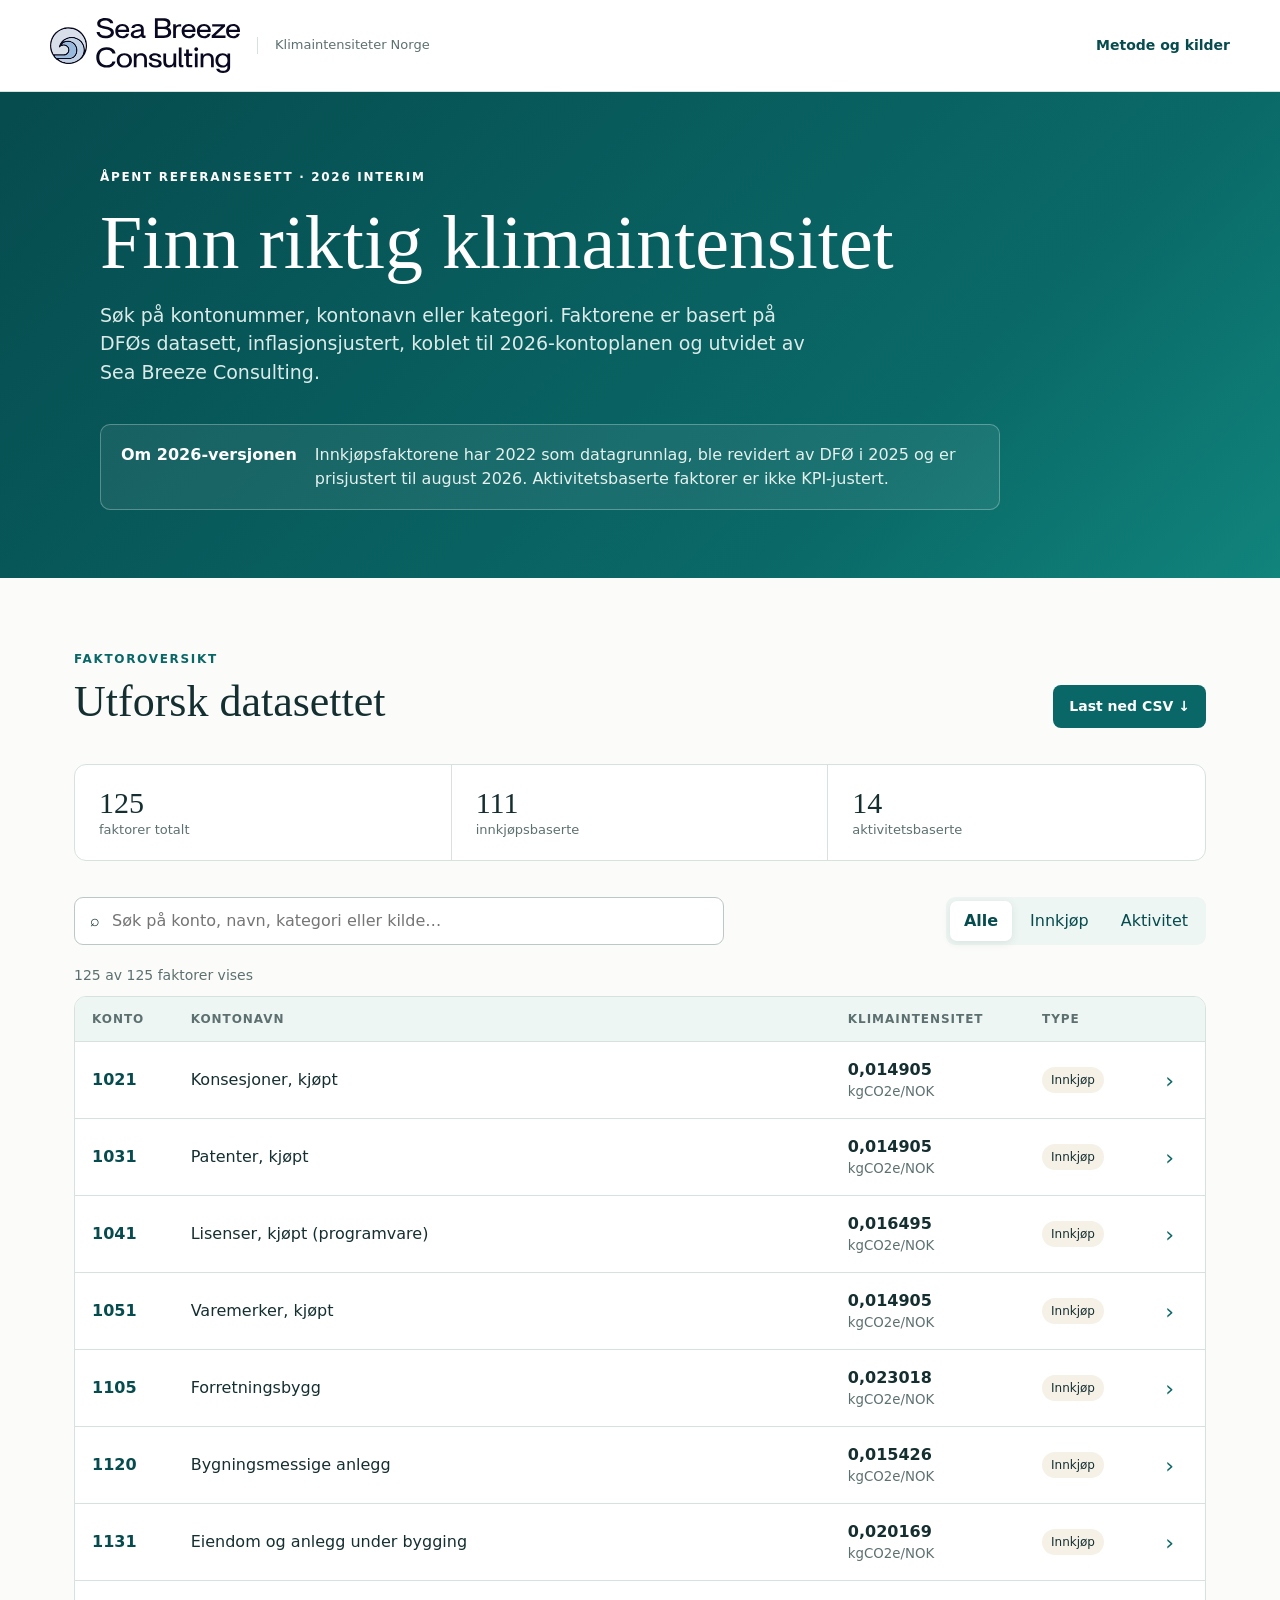
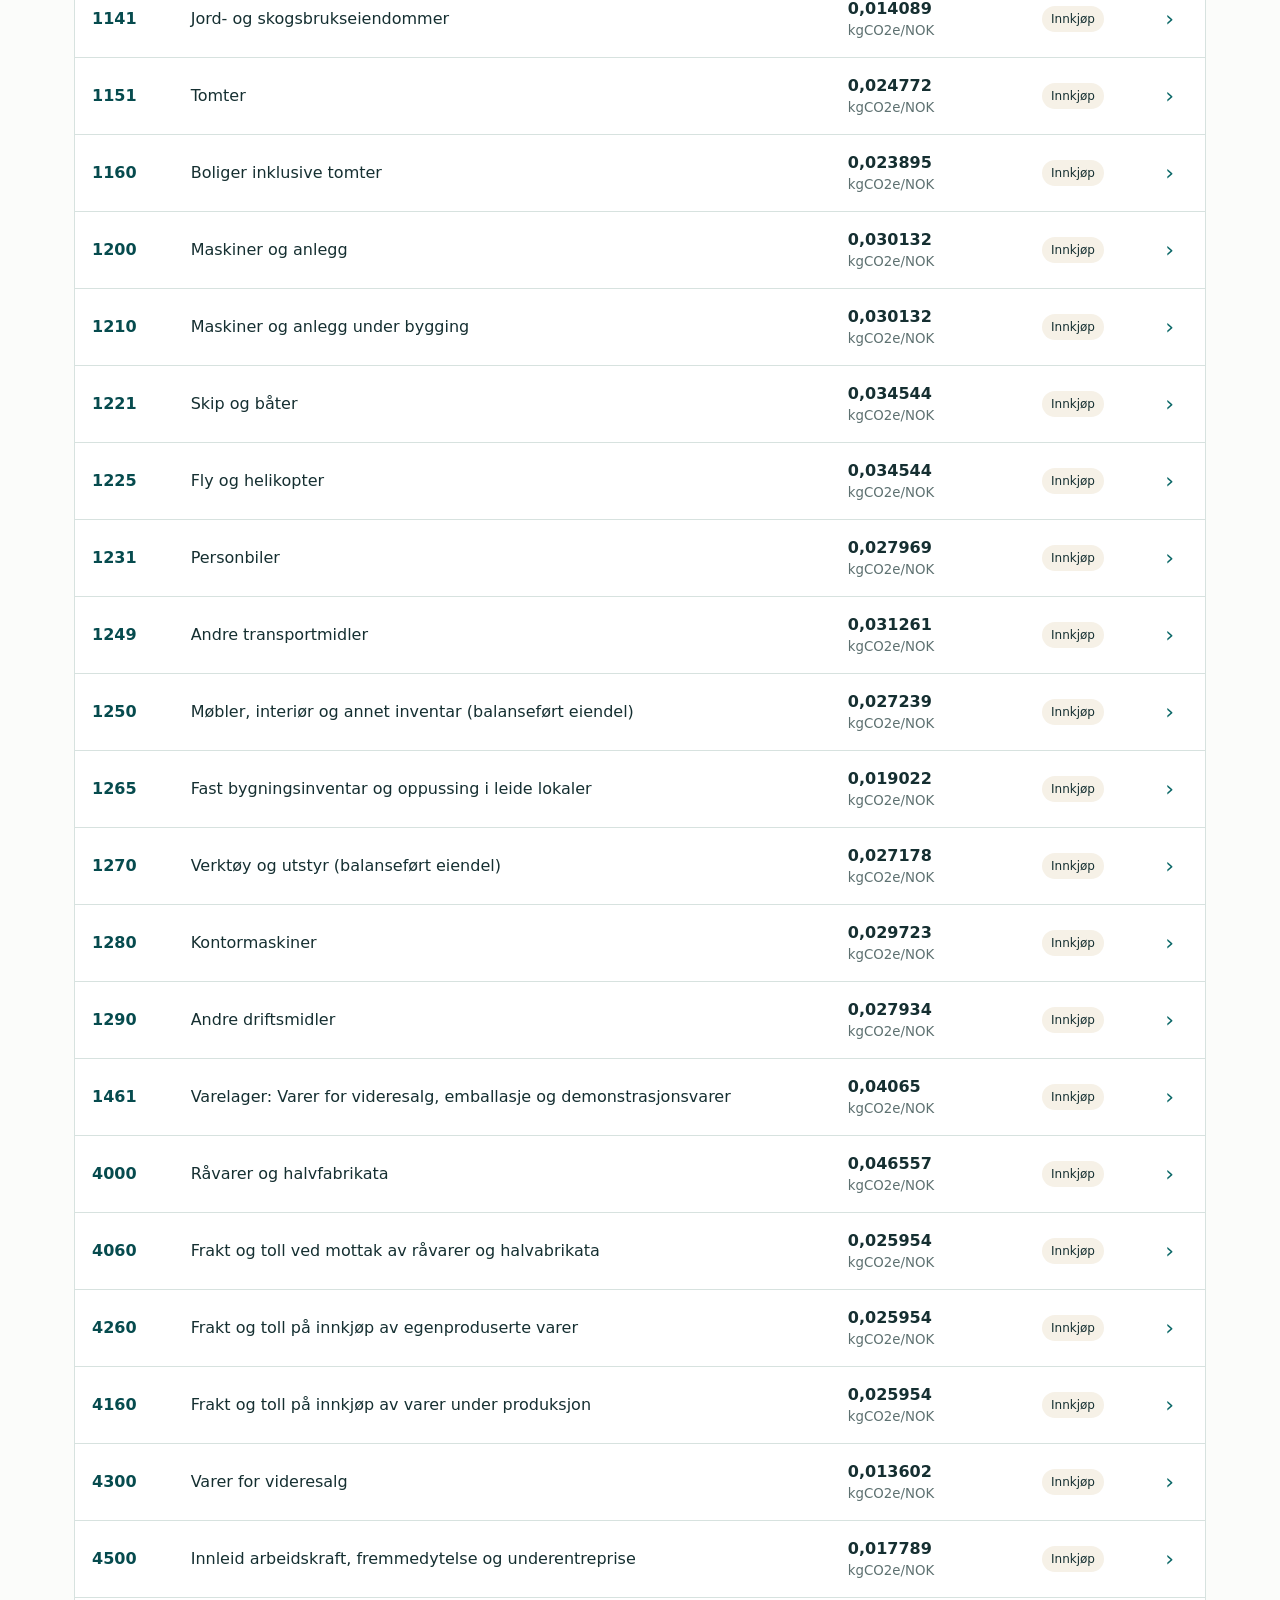
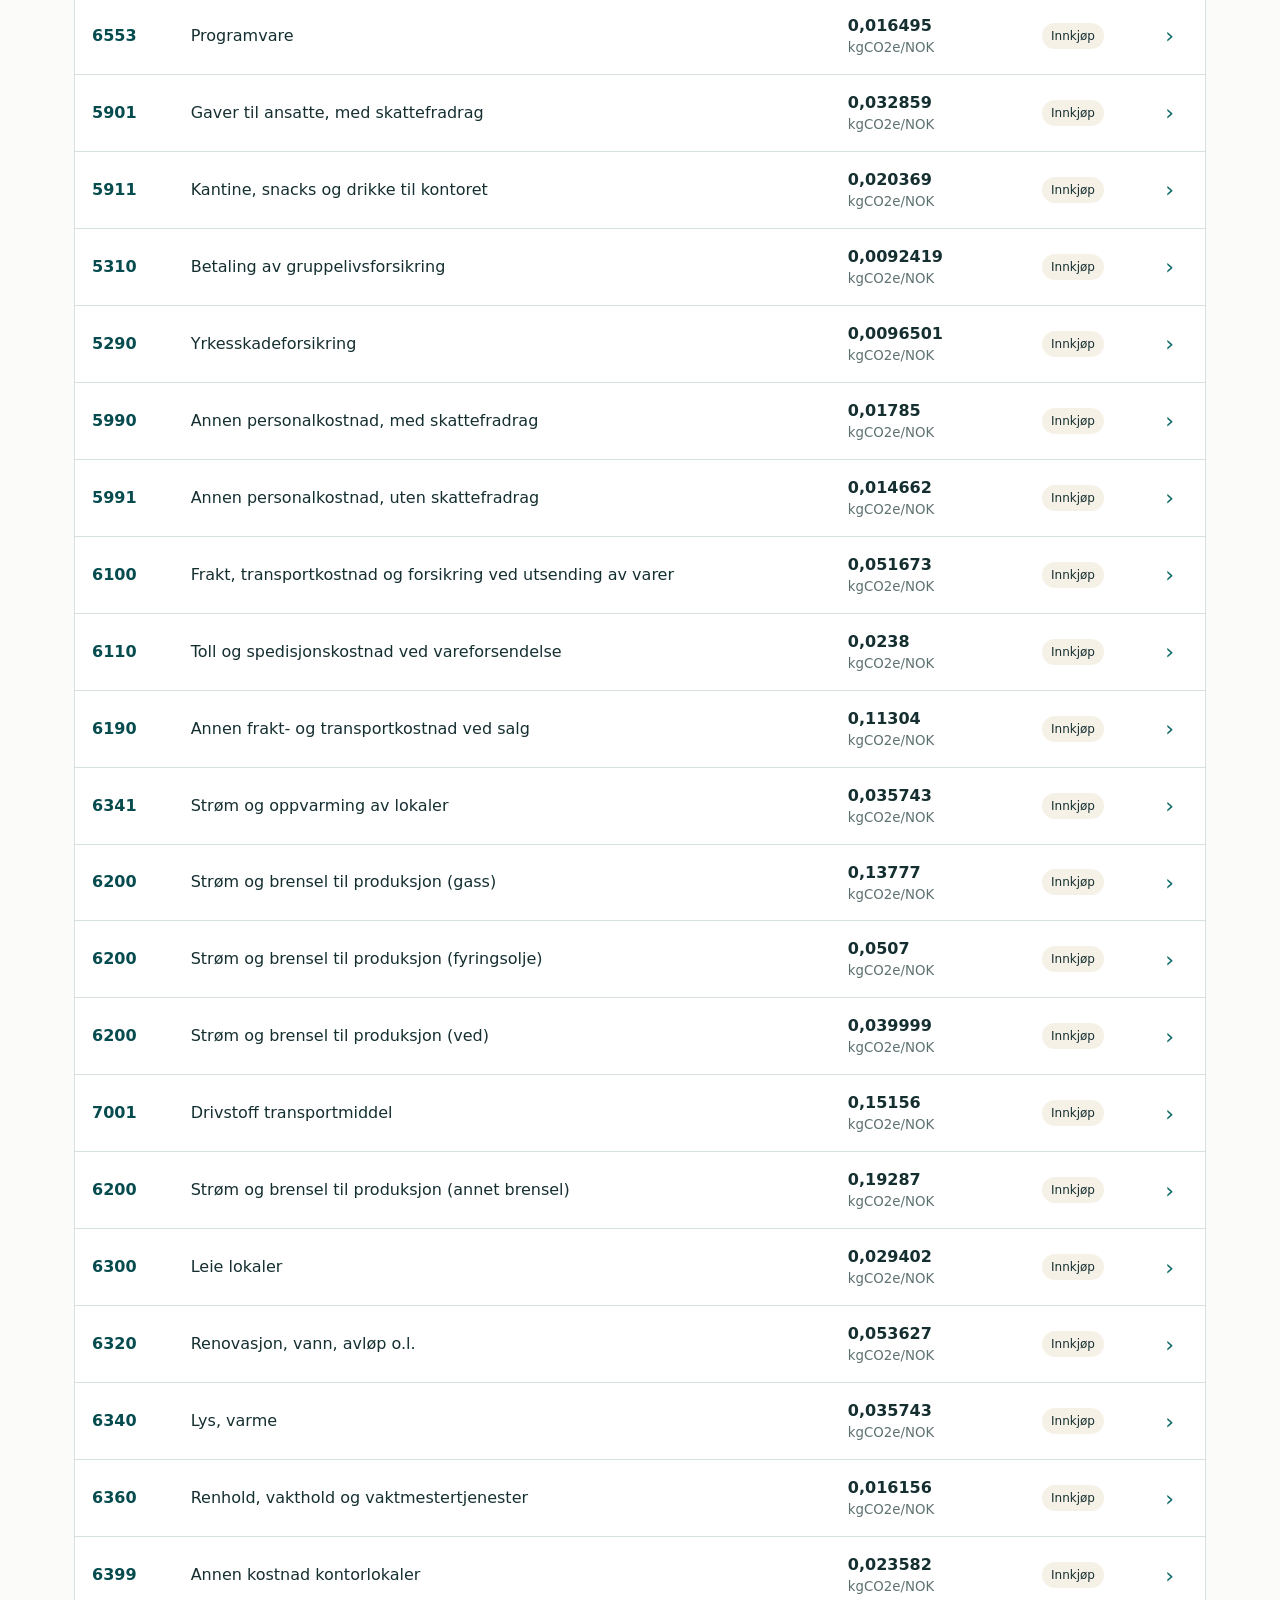
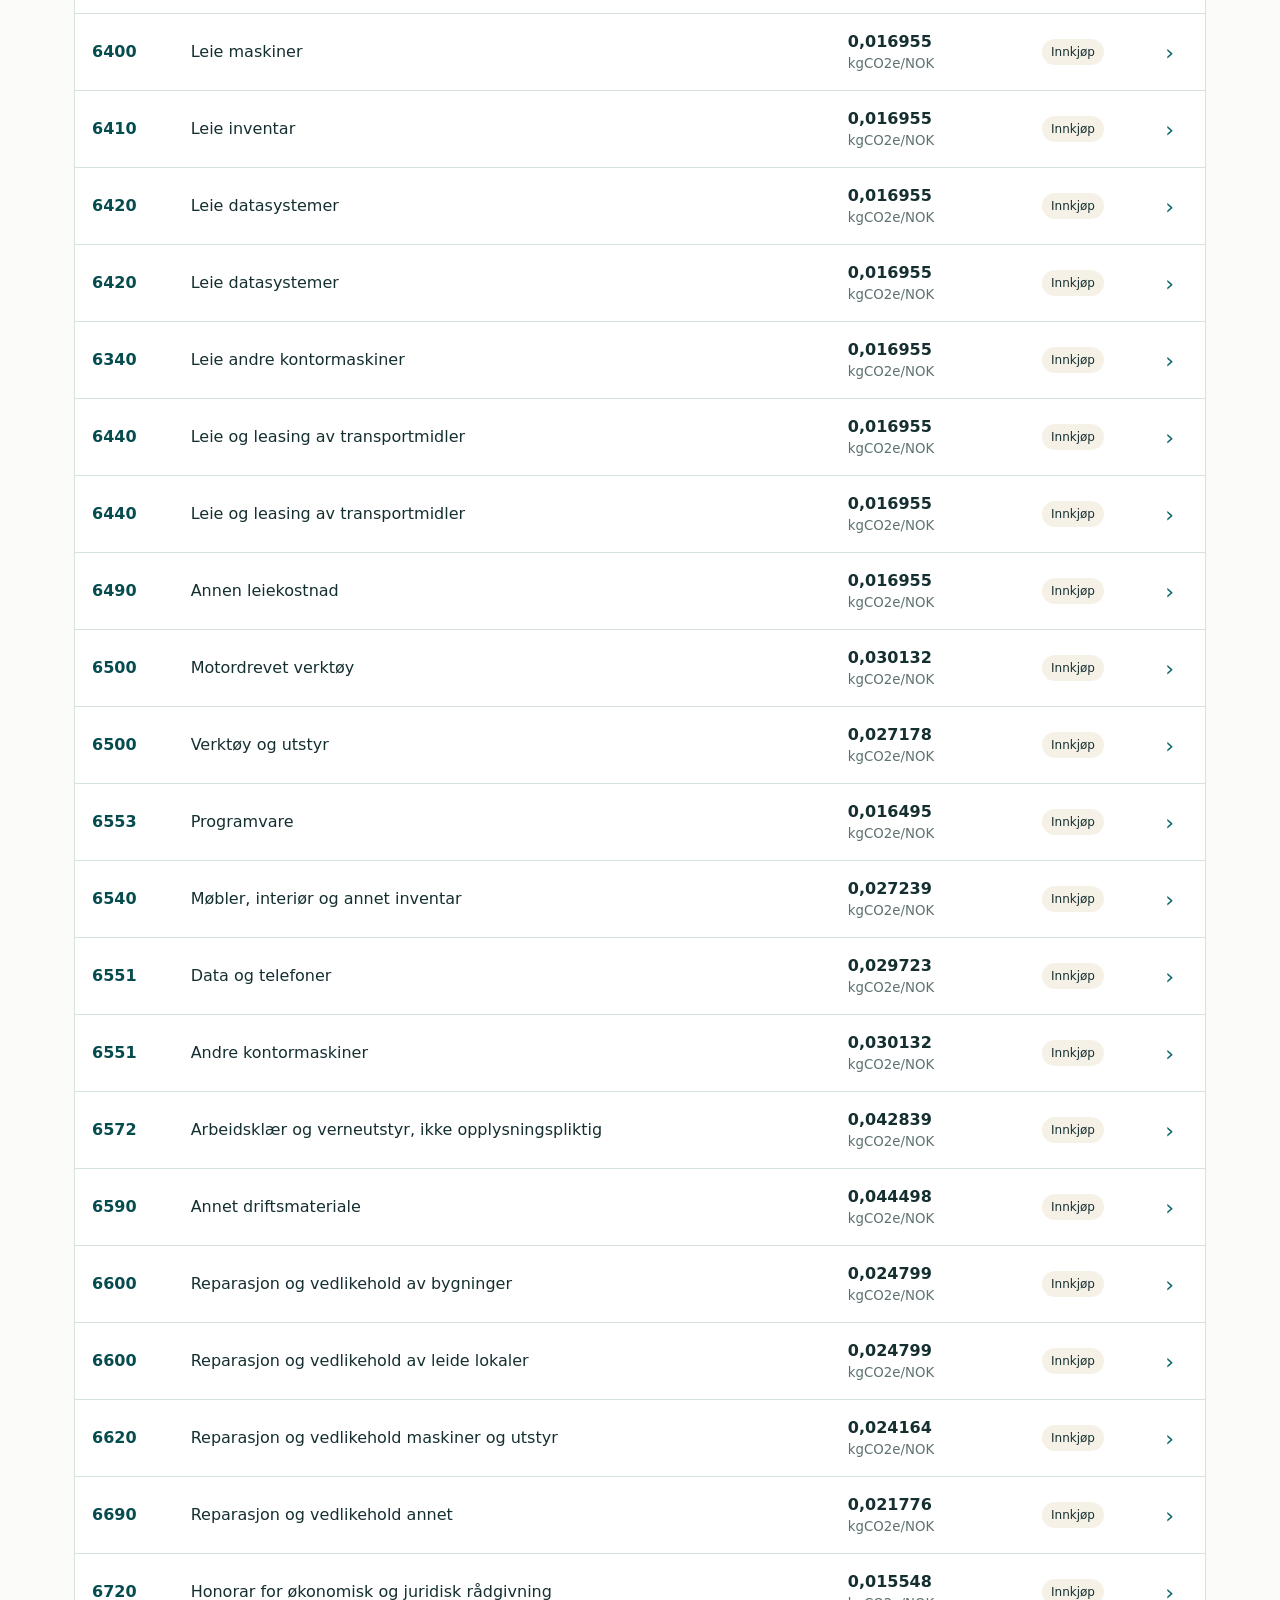
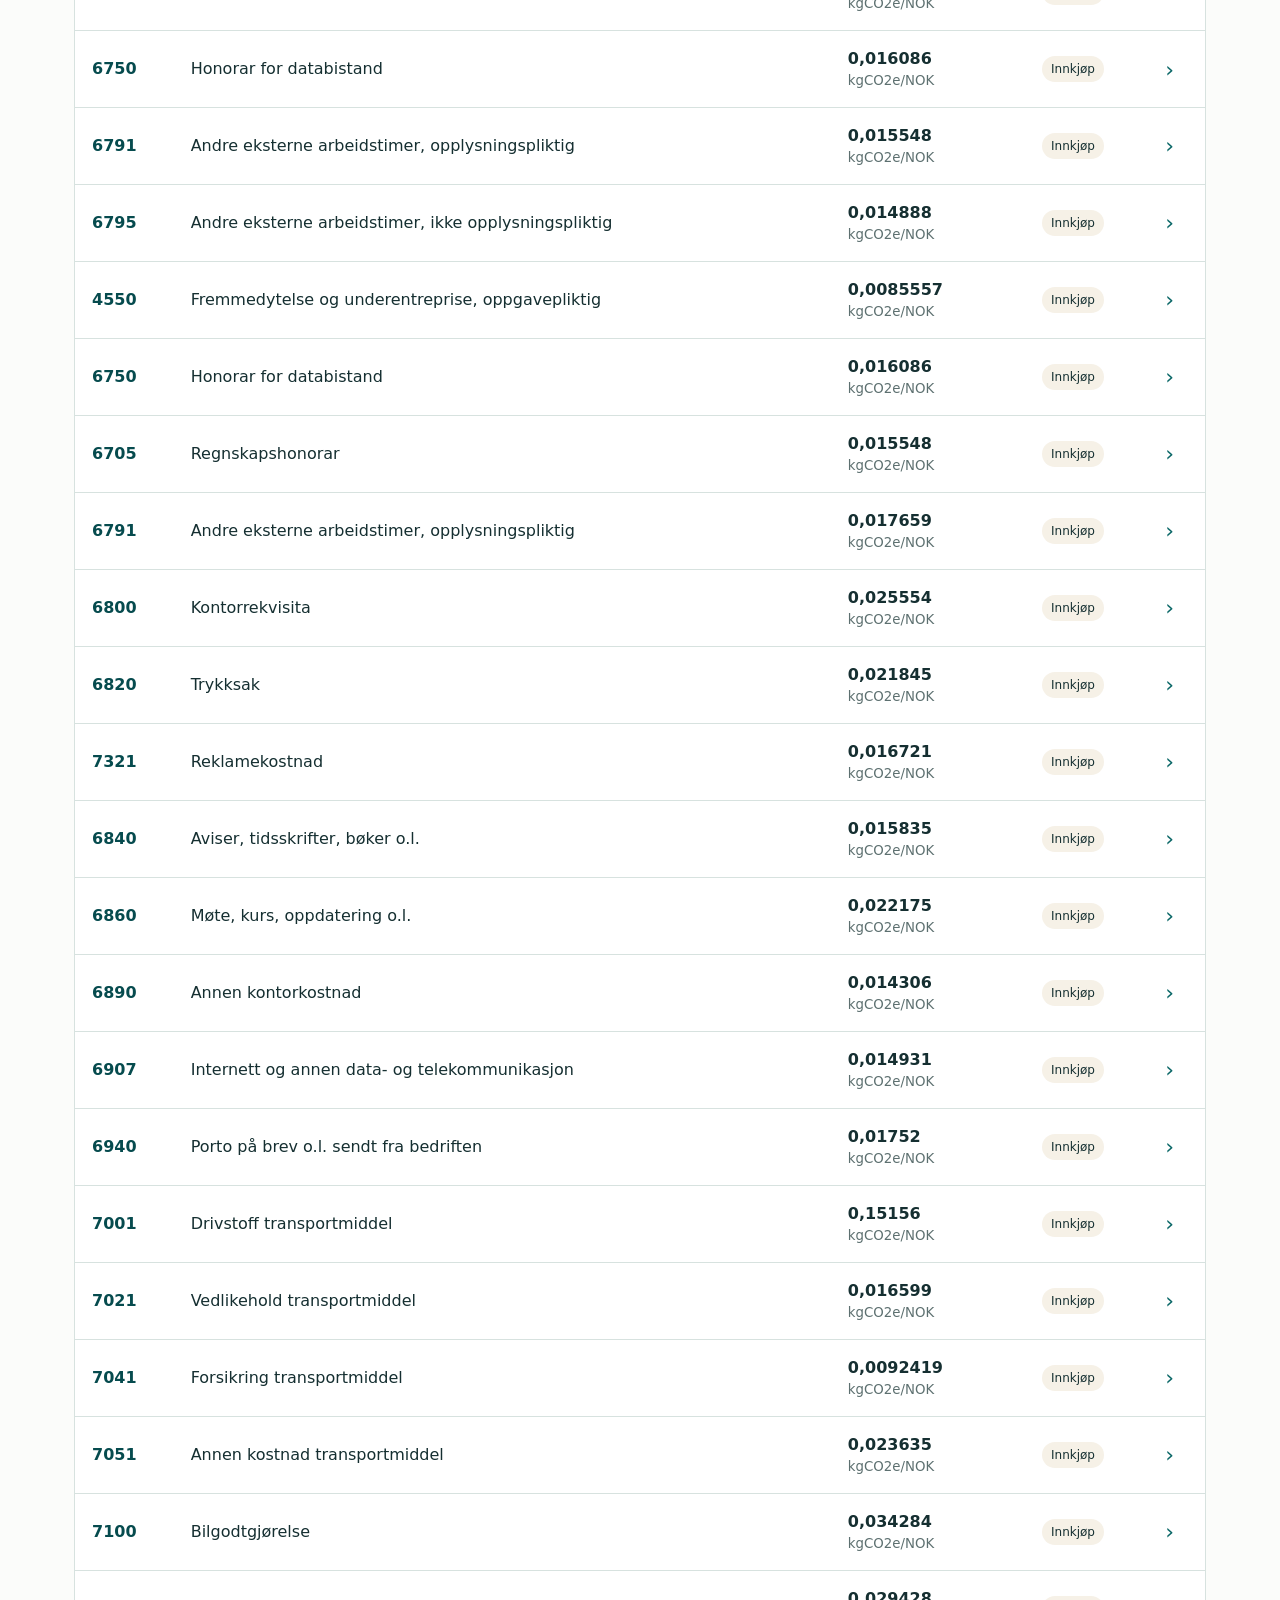
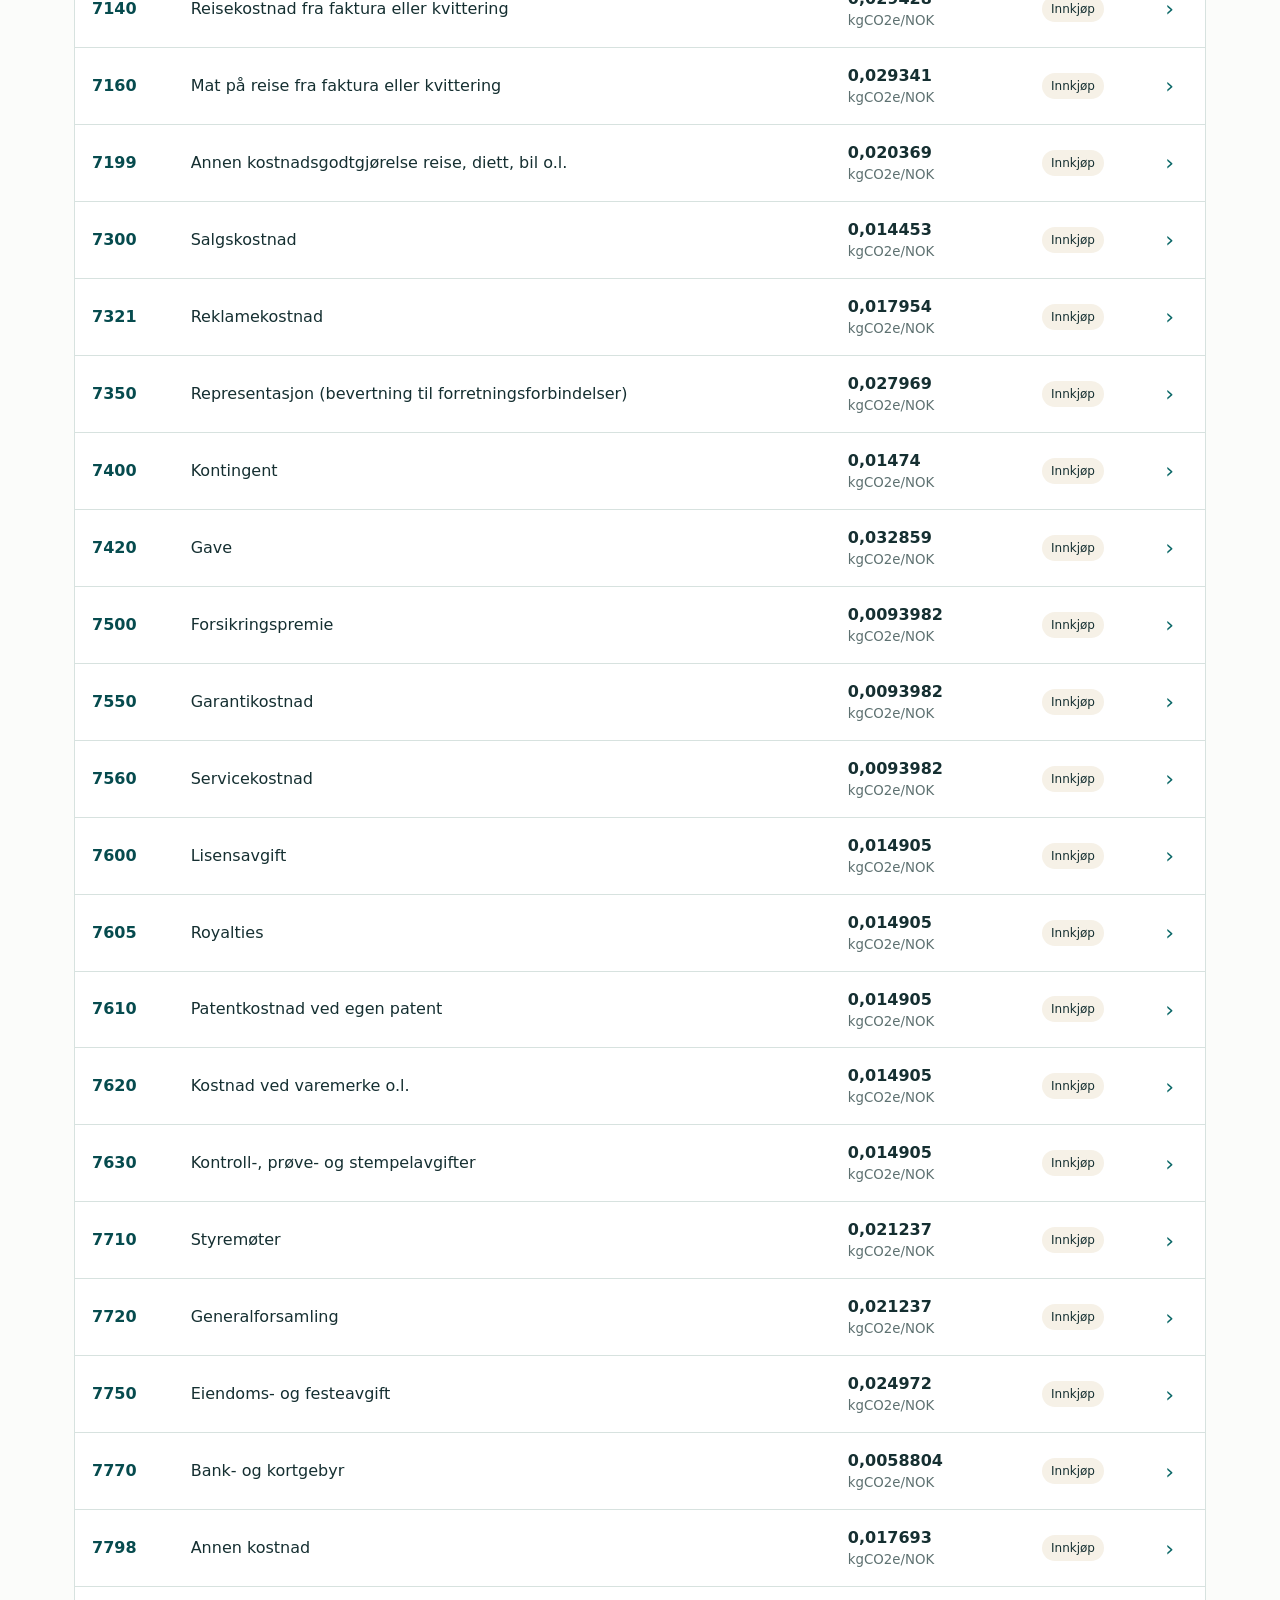
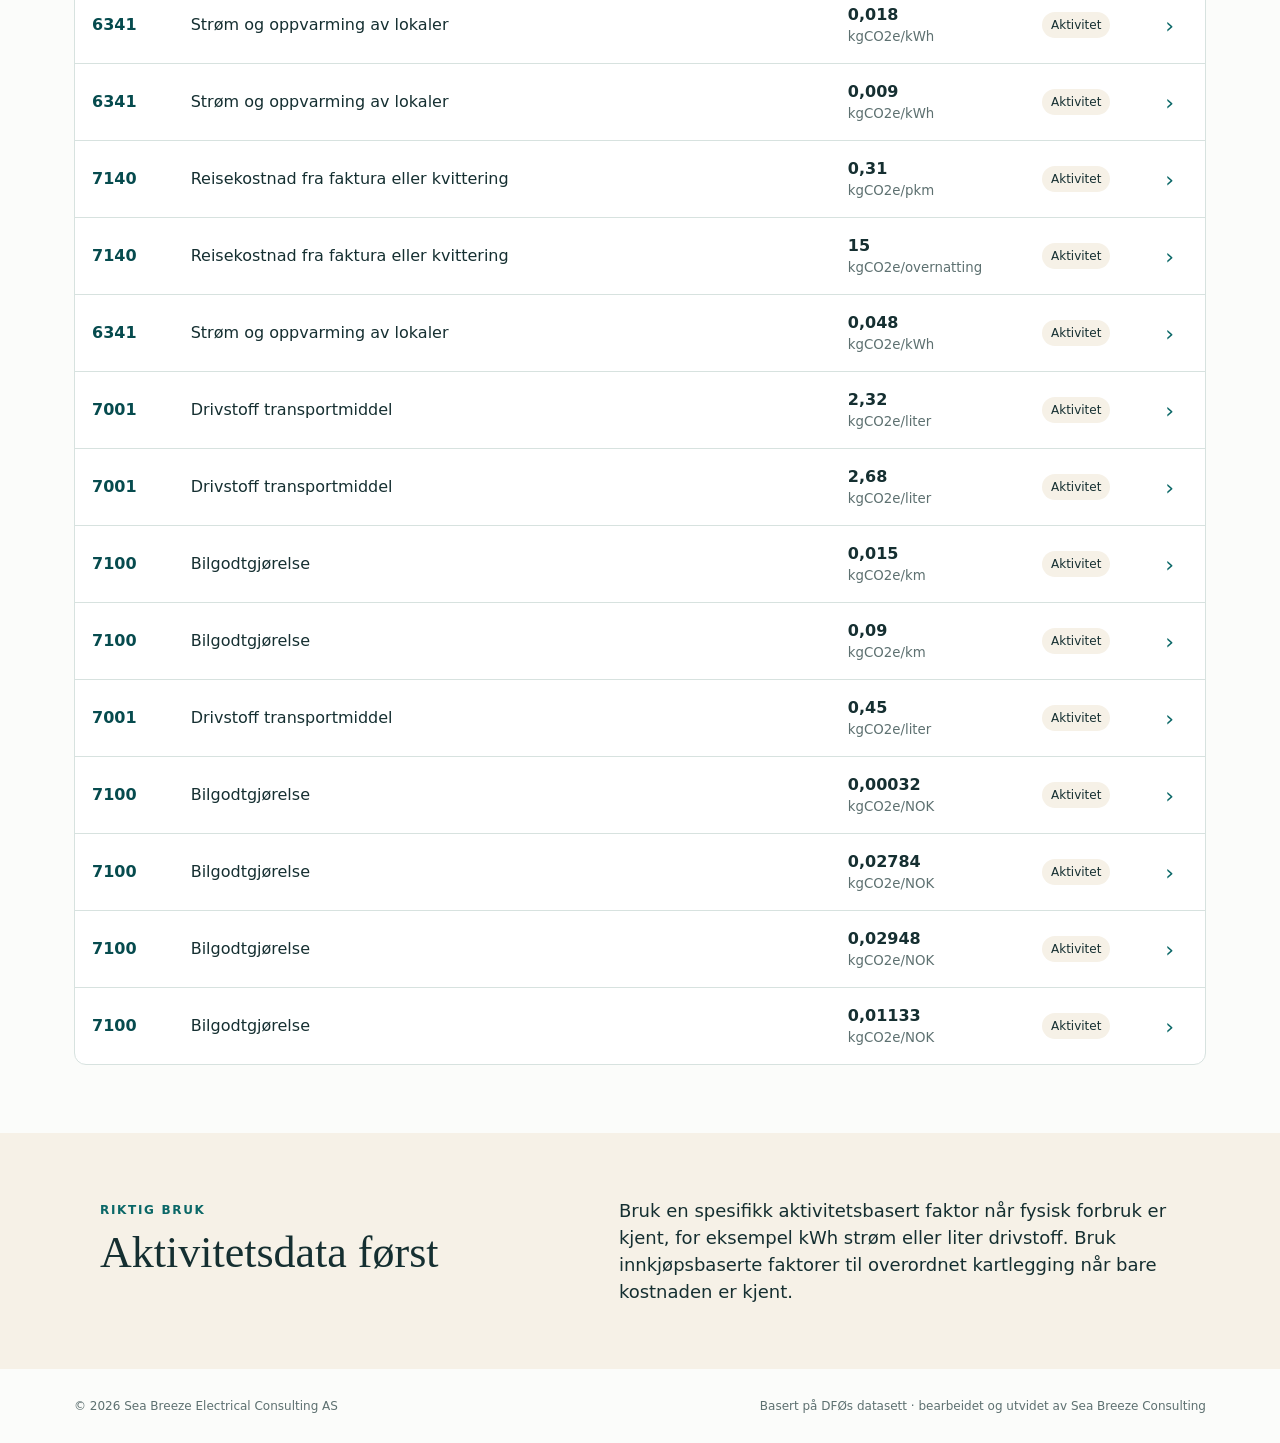
<file: index.html>
<!doctype html>
<html lang="no">
<head>
  <meta charset="utf-8">
  <meta name="viewport" content="width=device-width, initial-scale=1">
  <meta name="description" content="Søkbare klimaintensiteter for norske virksomheter, basert på DFØs utslippsfaktorer og norsk standard kontoplan.">
  <title>Klimaintensiteter Norge · Sea Breeze Consulting</title>
  <link rel="icon" type="image/png" href="assets/brand/sea-breeze-icon@2x.png">
  <link rel="stylesheet" href="assets/styles.css">
  <script src="assets/app.js" defer></script>
</head>
<body>
  <header class="site-header">
    <a class="brand" href="./" aria-label="Sea Breeze Consulting – Klimaintensiteter Norge">
      <img class="brand-logo" src="assets/brand/sea-breeze-consulting-logo.svg" alt="Sea Breeze Consulting">
      <span class="product-name">Klimaintensiteter Norge</span>
    </a>
    <a class="header-link" href="methodology/">Metode og kilder</a>
  </header>

  <main>
    <section class="hero">
      <div class="eyebrow">Åpent referansesett · 2026 interim</div>
      <h1>Finn riktig klimaintensitet</h1>
      <p>Søk på kontonummer, kontonavn eller kategori. Faktorene er basert på DFØs datasett, inflasjonsjustert, koblet til 2026-kontoplanen og utvidet av Sea Breeze Consulting.</p>
      <div class="release-note">
        <strong>Om 2026-versjonen</strong>
        <span>Innkjøpsfaktorene har 2022 som datagrunnlag, ble revidert av DFØ i 2025 og er prisjustert til august 2026. Aktivitetsbaserte faktorer er ikke KPI-justert.</span>
      </div>
    </section>

    <section class="browser" aria-labelledby="browser-heading">
      <div class="browser-heading">
        <div><span class="section-label">Faktoroversikt</span><h2 id="browser-heading">Utforsk datasettet</h2></div>
        <a class="download" href="data/public/dfo/2026/factors.csv" download>Last ned CSV <span aria-hidden="true">↓</span></a>
      </div>

      <div class="stats" aria-label="Nøkkeltall">
        <div><strong id="total-count">–</strong><span>faktorer totalt</span></div>
        <div><strong id="spend-count">–</strong><span>innkjøpsbaserte</span></div>
        <div><strong id="activity-count">–</strong><span>aktivitetsbaserte</span></div>
      </div>

      <div class="controls">
        <label class="search"><span class="sr-only">Søk i faktorene</span><span aria-hidden="true">⌕</span><input id="search" type="search" placeholder="Søk på konto, navn, kategori eller kilde…" autocomplete="off"></label>
        <div class="filter-group" role="group" aria-label="Velg faktortype">
          <button class="filter active" data-type="all" type="button">Alle</button>
          <button class="filter" data-type="spend" type="button">Innkjøp</button>
          <button class="filter" data-type="activity" type="button">Aktivitet</button>
        </div>
      </div>

      <p id="result-summary" class="result-summary" aria-live="polite">Laster faktorer…</p>
      <div class="table-wrap">
        <table>
          <thead><tr><th>Konto</th><th>Kontonavn</th><th>Klimaintensitet</th><th>Type</th><th><span class="sr-only">Detaljer</span></th></tr></thead>
          <tbody id="factor-rows"></tbody>
        </table>
        <div id="empty-state" class="empty" hidden>Ingen faktorer samsvarer med søket.</div>
      </div>
    </section>

    <section class="guidance">
      <div><span class="section-label">Riktig bruk</span><h2>Aktivitetsdata først</h2></div>
      <p>Bruk en spesifikk aktivitetsbasert faktor når fysisk forbruk er kjent, for eksempel kWh strøm eller liter drivstoff. Bruk innkjøpsbaserte faktorer til overordnet kartlegging når bare kostnaden er kjent.</p>
    </section>
  </main>

  <dialog id="details">
    <button id="close-dialog" class="close" type="button" aria-label="Lukk">×</button>
    <div id="detail-content"></div>
  </dialog>

  <footer><span>© <span id="year"></span> Sea Breeze Electrical Consulting AS</span><span>Basert på DFØs datasett · bearbeidet og utvidet av Sea Breeze Consulting</span></footer>
</body>
</html>
</file>
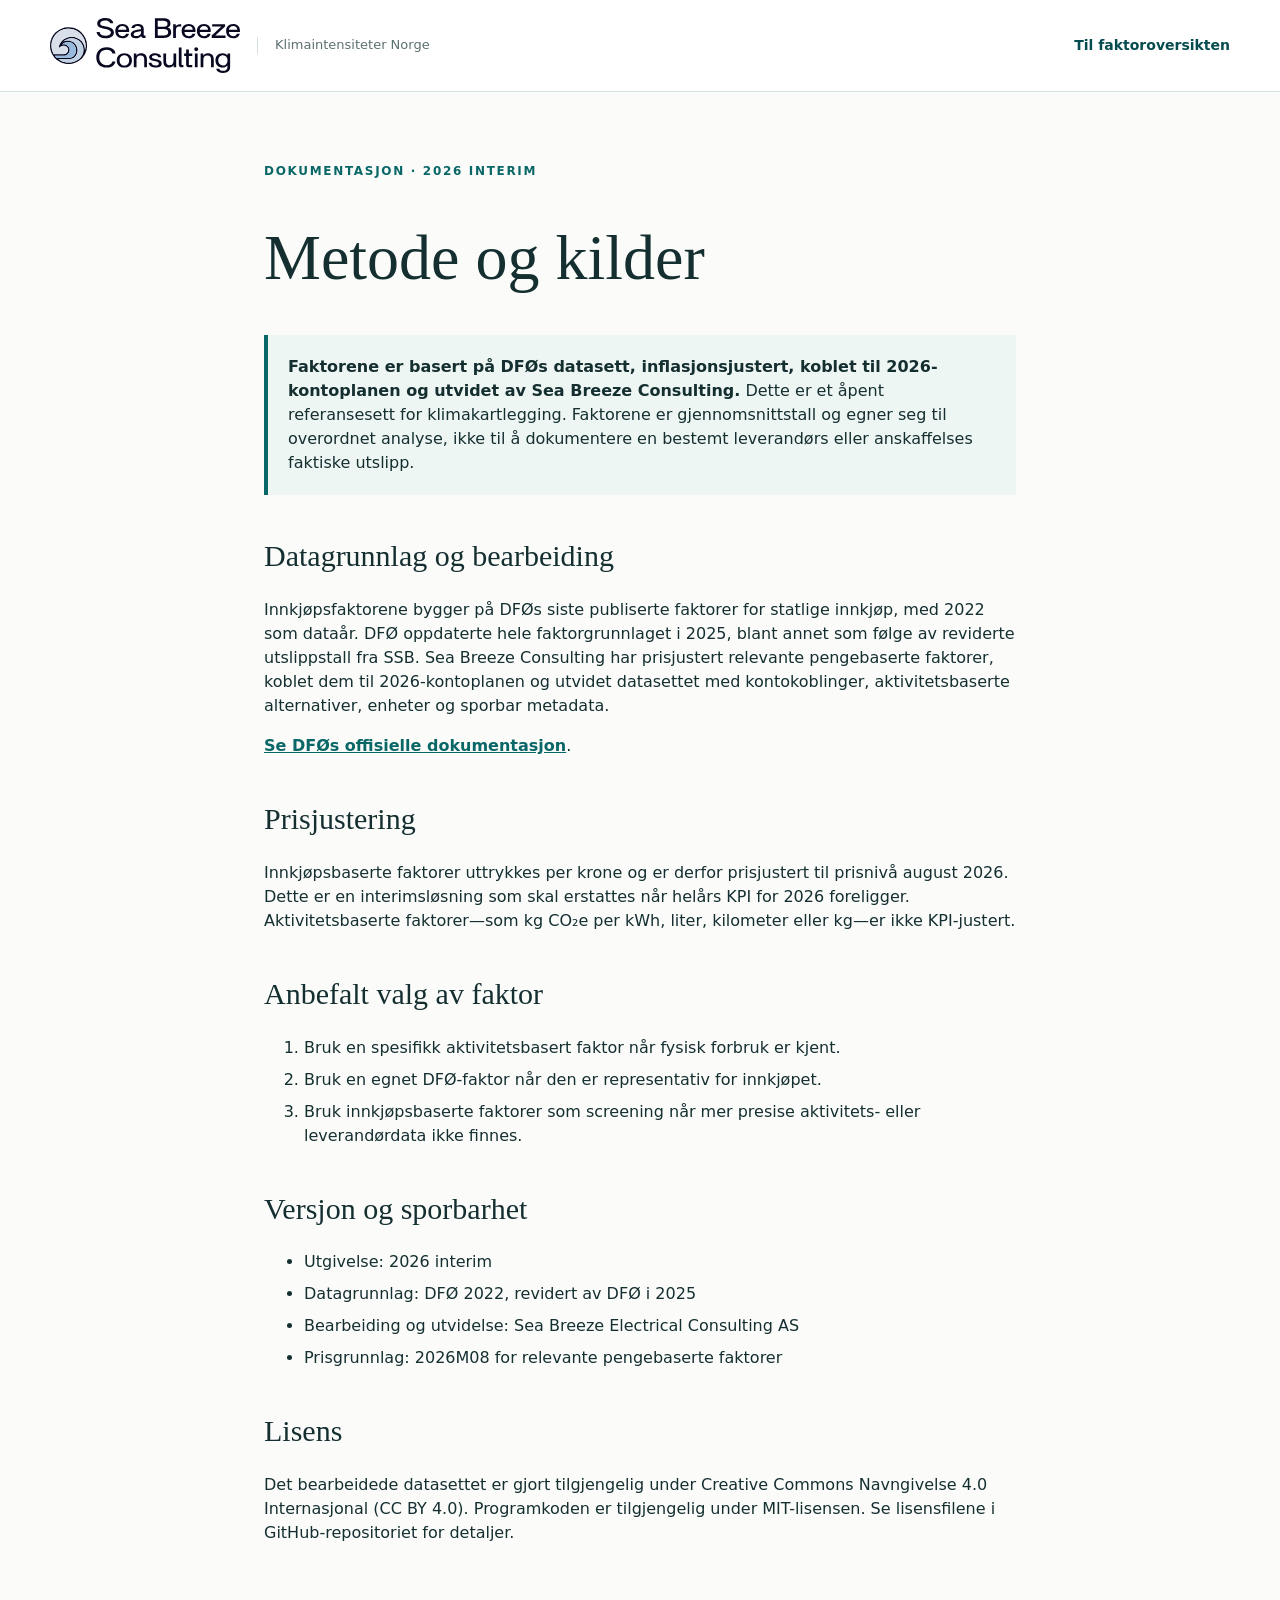
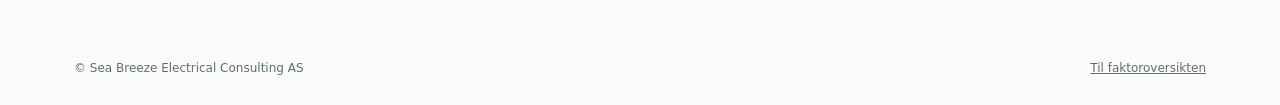
<file: methodology/index.html>
<!doctype html>
<html lang="no">
<head>
  <meta charset="utf-8">
  <meta name="viewport" content="width=device-width,initial-scale=1">
  <title>Metode og kilder · Klimaintensiteter Norge</title>
  <link rel="icon" type="image/png" href="../assets/brand/sea-breeze-icon@2x.png">
  <link rel="stylesheet" href="../assets/styles.css">
  <style>
    .article{max-width:800px;margin:auto;padding:70px 24px}.article h1{font:400 clamp(40px,7vw,64px)/1.08 Georgia,serif}.article h2{font:400 30px Georgia,serif;margin-top:44px}.article li{margin:.5em 0}.article a{color:var(--sea);font-weight:650}.callout{padding:20px;border-left:4px solid var(--sea);background:var(--foam)}
  </style>
</head>
<body>
  <header class="site-header">
    <a class="brand" href="../" aria-label="Sea Breeze Consulting – Klimaintensiteter Norge">
      <img class="brand-logo" src="../assets/brand/sea-breeze-consulting-logo.svg" alt="Sea Breeze Consulting">
      <span class="product-name">Klimaintensiteter Norge</span>
    </a>
    <a class="header-link" href="../">Til faktoroversikten</a>
  </header>
  <main class="article">
    <div class="eyebrow" style="color:var(--sea)">Dokumentasjon · 2026 interim</div>
    <h1>Metode og kilder</h1>
    <p class="callout"><strong>Faktorene er basert på DFØs datasett, inflasjonsjustert, koblet til 2026-kontoplanen og utvidet av Sea Breeze Consulting.</strong> Dette er et åpent referansesett for klimakartlegging. Faktorene er gjennomsnittstall og egner seg til overordnet analyse, ikke til å dokumentere en bestemt leverandørs eller anskaffelses faktiske utslipp.</p>
    <h2>Datagrunnlag og bearbeiding</h2>
    <p>Innkjøpsfaktorene bygger på DFØs siste publiserte faktorer for statlige innkjøp, med 2022 som dataår. DFØ oppdaterte hele faktorgrunnlaget i 2025, blant annet som følge av reviderte utslippstall fra SSB. Sea Breeze Consulting har prisjustert relevante pengebaserte faktorer, koblet dem til 2026-kontoplanen og utvidet datasettet med kontokoblinger, aktivitetsbaserte alternativer, enheter og sporbar metadata.</p>
    <p><a href="https://www.anskaffelser.no/data-statistikk-og-analyse/utslippsfaktorer-statlige-innkjop">Se DFØs offisielle dokumentasjon</a>.</p>
    <h2>Prisjustering</h2>
    <p>Innkjøpsbaserte faktorer uttrykkes per krone og er derfor prisjustert til prisnivå august 2026. Dette er en interimsløsning som skal erstattes når helårs KPI for 2026 foreligger. Aktivitetsbaserte faktorer—som kg CO₂e per kWh, liter, kilometer eller kg—er ikke KPI-justert.</p>
    <h2>Anbefalt valg av faktor</h2>
    <ol>
      <li>Bruk en spesifikk aktivitetsbasert faktor når fysisk forbruk er kjent.</li>
      <li>Bruk en egnet DFØ-faktor når den er representativ for innkjøpet.</li>
      <li>Bruk innkjøpsbaserte faktorer som screening når mer presise aktivitets- eller leverandørdata ikke finnes.</li>
    </ol>
    <h2>Versjon og sporbarhet</h2>
    <ul>
      <li>Utgivelse: 2026 interim</li>
      <li>Datagrunnlag: DFØ 2022, revidert av DFØ i 2025</li>
      <li>Bearbeiding og utvidelse: Sea Breeze Electrical Consulting AS</li>
      <li>Prisgrunnlag: 2026M08 for relevante pengebaserte faktorer</li>
    </ul>
    <h2>Lisens</h2>
    <p>Det bearbeidede datasettet er gjort tilgjengelig under Creative Commons Navngivelse 4.0 Internasjonal (CC BY 4.0). Programkoden er tilgjengelig under MIT-lisensen. Se lisensfilene i GitHub-repositoriet for detaljer.</p>
  </main>
  <footer><span>© Sea Breeze Electrical Consulting AS</span><a href="../">Til faktoroversikten</a></footer>
</body>
</html>
</file>
<file: assets/styles.css>
:root{--ink:#152f31;--muted:#5d7070;--sea:#0a6767;--sea-dark:#064b4e;--foam:#eef6f3;--sand:#f6f1e7;--line:#d7e2df;--white:#fff;--shadow:0 22px 60px rgba(18,54,53,.12)}
*{box-sizing:border-box}html{scroll-behavior:smooth}body{margin:0;color:var(--ink);background:#fbfcfa;font:16px/1.5 system-ui,-apple-system,"Segoe UI",sans-serif}button,input{font:inherit}a{color:inherit}.site-header{height:84px;padding:0 max(24px,calc((100vw - 1180px)/2));display:flex;align-items:center;justify-content:space-between;background:var(--white);border-bottom:1px solid var(--line)}.brand{display:flex;gap:12px;align-items:center;text-decoration:none}.brand-mark{display:grid;place-items:center;width:42px;height:42px;border-radius:50%;background:var(--sea);color:#fff;font-size:12px;letter-spacing:.08em;font-weight:800}.brand strong,.brand small{display:block}.brand small{color:var(--muted);font-size:12px}.header-link{color:var(--sea-dark);font-size:14px;font-weight:650;text-decoration:none}.header-link:hover{text-decoration:underline}.hero{padding:76px max(24px,calc((100vw - 1080px)/2)) 68px;background:linear-gradient(135deg,var(--sea-dark),#0a6a68 72%,#11847c);color:#fff}.eyebrow,.section-label{text-transform:uppercase;letter-spacing:.14em;font-size:12px;font-weight:800}.hero h1{font-family:Georgia,serif;font-weight:400;font-size:clamp(42px,7vw,76px);line-height:1.02;max-width:800px;margin:18px 0}.hero>p{font-size:19px;max-width:720px;color:#dcebea}.release-note{max-width:900px;margin-top:38px;padding:18px 20px;border:1px solid rgba(255,255,255,.28);border-radius:10px;background:rgba(255,255,255,.07);display:flex;gap:18px}.release-note strong{white-space:nowrap}.release-note span{color:#e5f0ee}.browser{max-width:1180px;margin:0 auto;padding:68px 24px}.browser-heading{display:flex;justify-content:space-between;align-items:end;gap:24px}.browser h2,.guidance h2{font:400 clamp(30px,4vw,44px)/1.15 Georgia,serif;margin:7px 0 0}.section-label{color:var(--sea)}.download{padding:11px 16px;border-radius:8px;background:var(--sea);color:#fff;text-decoration:none;font-weight:700;font-size:14px}.download:hover{background:var(--sea-dark)}.stats{display:grid;grid-template-columns:repeat(3,1fr);margin:36px 0;border:1px solid var(--line);border-radius:12px;background:#fff}.stats div{padding:21px 24px;border-right:1px solid var(--line)}.stats div:last-child{border:0}.stats strong,.stats span{display:block}.stats strong{font:400 30px Georgia,serif}.stats span{font-size:13px;color:var(--muted)}.controls{display:flex;gap:14px;justify-content:space-between}.search{height:48px;display:flex;align-items:center;gap:10px;border:1px solid #bac9c6;border-radius:9px;background:#fff;padding:0 15px;flex:1;max-width:650px}.search:focus-within{outline:3px solid rgba(10,103,103,.18);border-color:var(--sea)}.search input{width:100%;border:0;outline:0;color:var(--ink)}.filter-group{display:flex;gap:4px;padding:4px;border-radius:9px;background:var(--foam)}.filter{padding:8px 14px;border:0;border-radius:7px;background:transparent;color:var(--sea-dark);cursor:pointer}.filter.active{background:#fff;box-shadow:0 2px 8px rgba(22,55,54,.1);font-weight:700}.result-summary{color:var(--muted);font-size:14px;margin:20px 0 10px}.table-wrap{border:1px solid var(--line);border-radius:12px;overflow:hidden;background:#fff}table{width:100%;border-collapse:collapse}th{padding:13px 17px;text-align:left;background:var(--foam);color:var(--muted);font-size:12px;text-transform:uppercase;letter-spacing:.08em}td{padding:16px 17px;border-top:1px solid var(--line);vertical-align:middle}.factor-row{cursor:pointer}.factor-row:hover,.factor-row:focus-within{background:#f7faf8}.account{font-variant-numeric:tabular-nums;font-weight:750;color:var(--sea-dark)}.value{font-variant-numeric:tabular-nums;font-weight:750;white-space:nowrap}.value small{display:block;font-weight:400;color:var(--muted)}.tag{display:inline-block;border-radius:20px;padding:4px 9px;background:var(--sand);font-size:12px;white-space:nowrap}.row-button{border:0;background:none;color:var(--sea);font-size:22px;cursor:pointer}.empty{padding:45px;text-align:center;color:var(--muted)}.guidance{display:grid;grid-template-columns:1fr 1.25fr;gap:70px;padding:64px max(24px,calc((100vw - 1080px)/2));background:var(--sand)}.guidance p{margin:0;font-size:18px}dialog{width:min(660px,calc(100vw - 32px));max-height:calc(100vh - 40px);padding:34px;border:0;border-radius:14px;box-shadow:var(--shadow);color:var(--ink)}dialog::backdrop{background:rgba(4,31,32,.62)}.close{position:absolute;right:16px;top:12px;border:0;background:transparent;font-size:30px;color:var(--muted);cursor:pointer}.detail-kicker{color:var(--sea);font-size:13px;font-weight:800}.detail-title{font:400 32px/1.2 Georgia,serif;margin:8px 36px 24px 0}.detail-value{padding:20px;background:var(--foam);border-radius:10px;font-size:14px}.detail-value strong{display:block;font:400 30px Georgia,serif}.detail-grid{display:grid;grid-template-columns:1fr 1fr;gap:16px;margin-top:22px}.detail-grid div{border-top:1px solid var(--line);padding-top:10px}.detail-grid dt{color:var(--muted);font-size:12px;text-transform:uppercase;letter-spacing:.06em}.detail-grid dd{margin:3px 0;font-size:14px}.notice{margin-top:22px;padding:14px;border-left:3px solid var(--sea);background:#faf8f2;color:var(--muted);font-size:13px}footer{max-width:1180px;margin:auto;padding:28px 24px;display:flex;justify-content:space-between;gap:24px;color:var(--muted);font-size:12px}.sr-only{position:absolute;width:1px;height:1px;padding:0;margin:-1px;overflow:hidden;clip:rect(0,0,0,0);white-space:nowrap;border:0}
@media(max-width:720px){.site-header{height:72px}.brand strong{font-size:14px}.header-link{display:none}.hero{padding-top:55px}.release-note{display:block}.release-note strong{display:block;margin-bottom:7px}.browser{padding:48px 16px}.browser-heading{align-items:start}.download{white-space:nowrap}.stats{grid-template-columns:1fr}.stats div{border-right:0;border-bottom:1px solid var(--line)}.controls{display:block}.search{max-width:none}.filter-group{margin-top:10px}.filter{flex:1}th:nth-child(1),td:nth-child(1),th:nth-child(4),td:nth-child(4){display:none}td,th{padding:13px 11px}.guidance{grid-template-columns:1fr;gap:20px}.detail-grid{grid-template-columns:1fr}footer{display:block}footer span{display:block;margin-bottom:7px}}

/* Sea Breeze visual identity */
.site-header{height:92px}.brand{gap:17px}.brand-logo{display:block;width:190px;height:auto}.product-name{padding-left:17px;border-left:1px solid var(--line);color:var(--muted);font-size:13px;line-height:1.25}
@media(max-width:720px){.site-header{height:76px;padding-left:16px;padding-right:16px}.brand{gap:10px}.brand-logo{width:145px}.product-name{max-width:105px;padding-left:10px;font-size:10px}}
</file>
